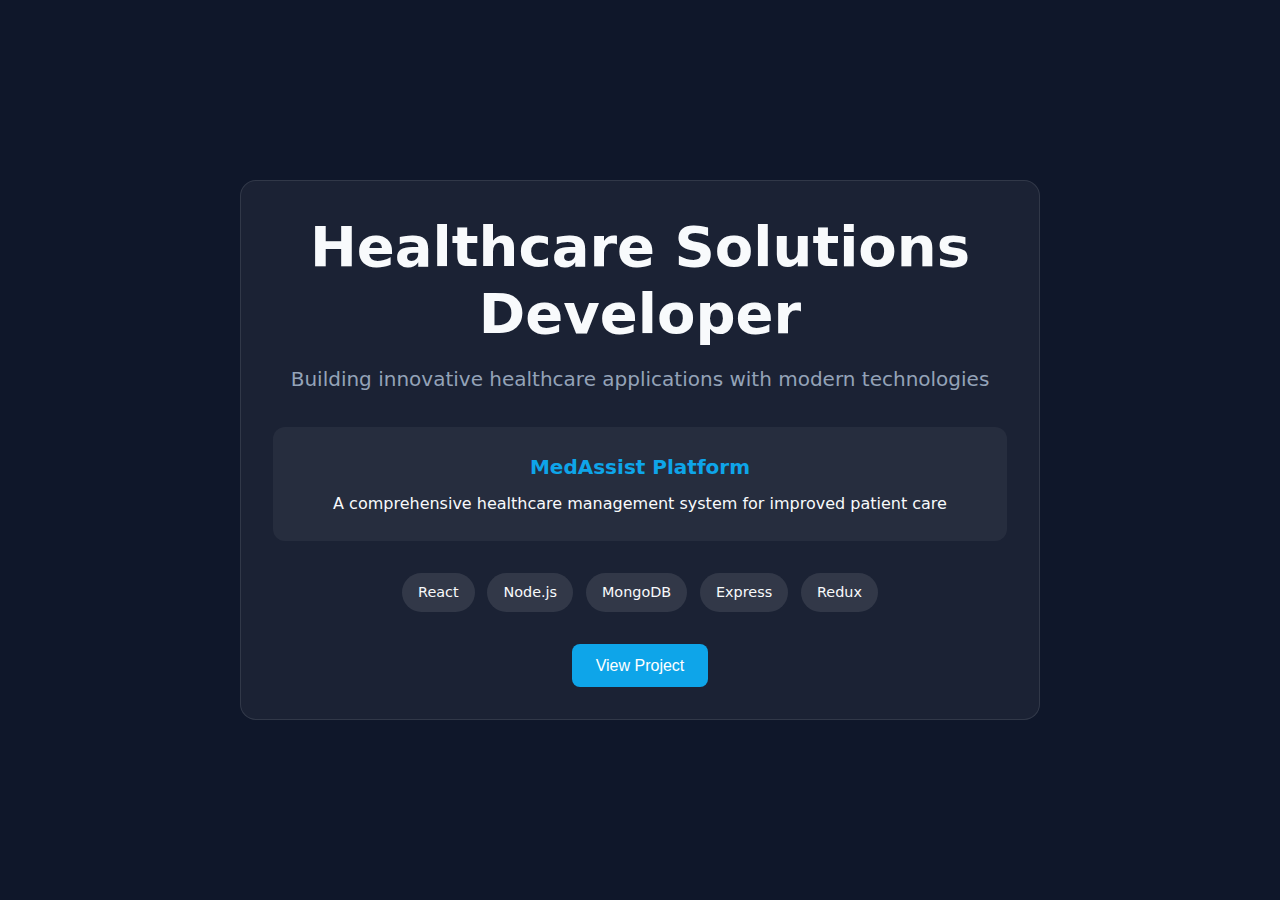
<file: index.html>
<!DOCTYPE html>
<html lang="en">
<head>
    <meta charset="UTF-8">
    <meta name="viewport" content="width=device-width, initial-scale=1.0">
    <title>Healthcare Solutions Developer</title>
    <style>
        * { margin: 0; padding: 0; box-sizing: border-box; }
        
        body {
            min-height: 100vh;
            background: #0f172a;
            color: #f8fafc;
            font-family: -apple-system, system-ui, sans-serif;
            line-height: 1.6;
            display: flex;
            align-items: center;
            justify-content: center;
            padding: 1rem;
        }

        .hero-content {
            text-align: center;
            max-width: 800px;
            padding: 2rem;
            background: rgba(255, 255, 255, 0.05);
            border-radius: 16px;
            border: 1px solid rgba(255, 255, 255, 0.1);
        }

        .hero-title {
            font-size: clamp(2rem, 6vw, 3.5rem);
            margin-bottom: 1rem;
            line-height: 1.2;
        }

        .hero-subtitle {
            font-size: clamp(1rem, 3vw, 1.25rem);
            color: #94a3b8;
            margin-bottom: 2rem;
        }

        .project-info {
            background: rgba(255, 255, 255, 0.05);
            padding: 1.5rem;
            border-radius: 12px;
            margin-bottom: 2rem;
        }

        .project-title {
            color: #0ea5e9;
            font-size: 1.25rem;
            margin-bottom: 0.5rem;
        }

        .tech-stack {
            display: flex;
            flex-wrap: wrap;
            gap: 0.8rem;
            justify-content: center;
            margin-bottom: 2rem;
        }

        .tech-item {
            padding: 0.5rem 1rem;
            background: rgba(255, 255, 255, 0.1);
            border-radius: 20px;
            font-size: 0.9rem;
        }

        .cta-button {
            padding: 0.8rem 1.5rem;
            font-size: 1rem;
            background: #0ea5e9;
            color: white;
            border: none;
            border-radius: 8px;
            cursor: pointer;
        }
    </style>
</head>
<body>
    <div class="hero-content">
        <h1 class="hero-title">Healthcare Solutions Developer</h1>
        <p class="hero-subtitle">Building innovative healthcare applications with modern technologies</p>
        
        <div class="project-info">
            <h2 class="project-title">MedAssist Platform</h2>
            <p>A comprehensive healthcare management system for improved patient care</p>
        </div>
        
        <div class="tech-stack">
            <span class="tech-item">React</span>
            <span class="tech-item">Node.js</span>
            <span class="tech-item">MongoDB</span>
            <span class="tech-item">Express</span>
            <span class="tech-item">Redux</span>
        </div>
        
        <button class="cta-button">View Project</button>
    </div>
</body>
</html>
</file>
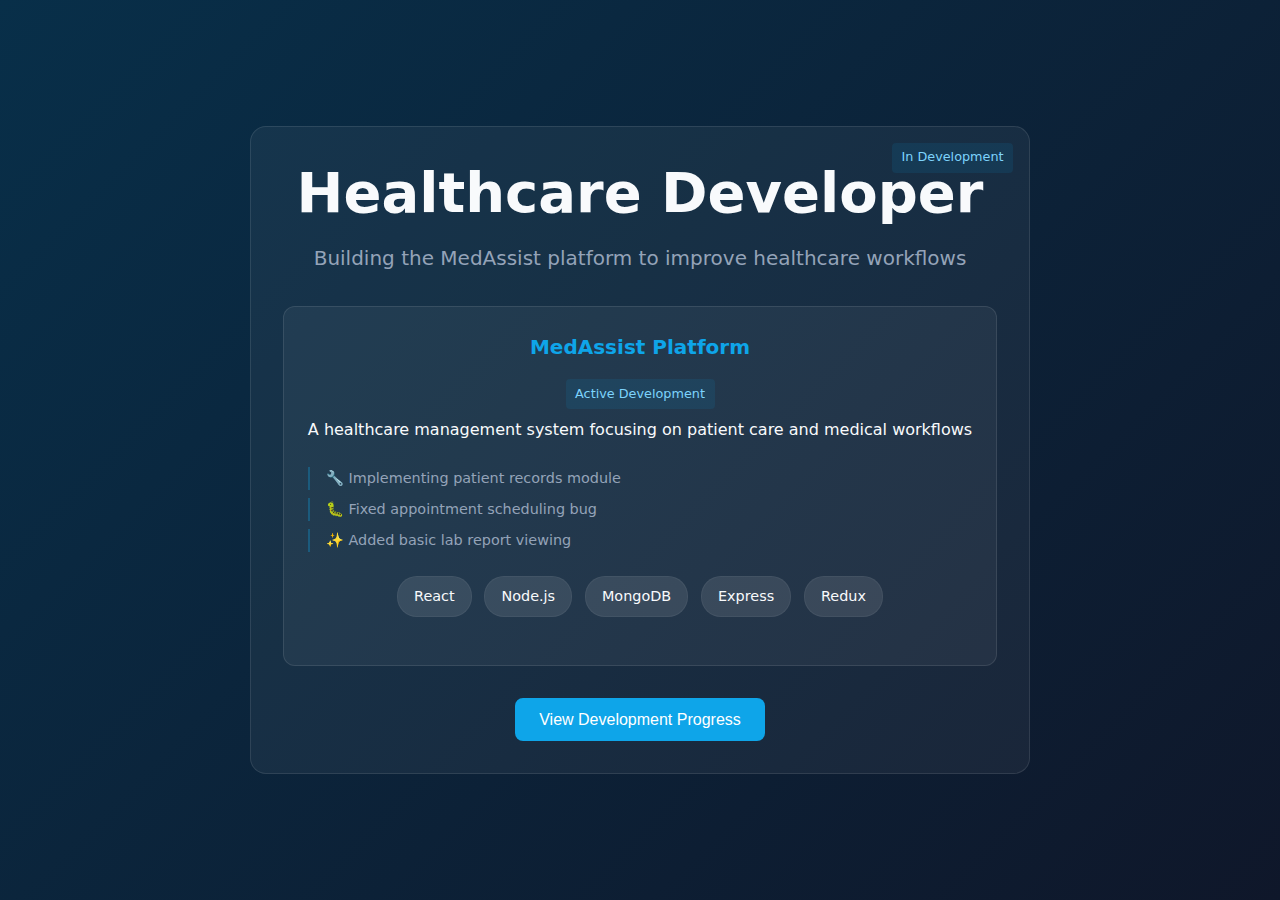
<file: docs/index.html>
<!DOCTYPE html>
<html lang="en">
<head>
    <meta charset="UTF-8">
    <meta name="viewport" content="width=device-width, initial-scale=1.0">
    <title>Healthcare Developer | Work in Progress</title>
    <style>
        * { margin: 0; padding: 0; box-sizing: border-box; }
        
        :root {
            --primary: #0ea5e9;
            --bg-start: #082f49;
            --bg-end: #0f172a;
            --text: #f8fafc;
            --text-muted: #94a3b8;
        }
        
        body {
            min-height: 100vh;
            background: linear-gradient(135deg, var(--bg-start), var(--bg-end));
            color: var(--text);
            font-family: -apple-system, system-ui, sans-serif;
            line-height: 1.6;
            display: flex;
            align-items: center;
            justify-content: center;
            padding: 1rem;
        }

        .hero-content {
            text-align: center;
            max-width: 800px;
            padding: 2rem;
            background: rgba(255, 255, 255, 0.05);
            border-radius: 16px;
            border: 1px solid rgba(255, 255, 255, 0.1);
            position: relative;
        }

        .wip-badge {
            position: absolute;
            top: 1rem;
            right: 1rem;
            background: rgba(14, 165, 233, 0.1);
            color: #7dd3fc;
            padding: 0.3rem 0.6rem;
            border-radius: 4px;
            font-size: 0.8rem;
        }

        .hero-title {
            font-size: clamp(2rem, 6vw, 3.5rem);
            margin-bottom: 1rem;
            line-height: 1.2;
        }

        .hero-subtitle {
            font-size: clamp(1rem, 3vw, 1.25rem);
            color: var(--text-muted);
            margin-bottom: 2rem;
        }

        .project-info {
            background: rgba(255, 255, 255, 0.05);
            padding: 1.5rem;
            border-radius: 12px;
            margin-bottom: 2rem;
            border: 1px solid rgba(255, 255, 255, 0.1);
        }

        .project-title {
            color: var(--primary);
            font-size: 1.25rem;
            margin-bottom: 0.5rem;
        }

        .project-status {
            display: inline-block;
            background: rgba(14, 165, 233, 0.1);
            color: #7dd3fc;
            padding: 0.3rem 0.6rem;
            border-radius: 4px;
            font-size: 0.8rem;
            margin: 0.5rem 0;
        }

        .tech-stack {
            display: flex;
            flex-wrap: wrap;
            gap: 0.8rem;
            justify-content: center;
            margin: 1.5rem 0;
        }

        .tech-item {
            padding: 0.5rem 1rem;
            background: rgba(255, 255, 255, 0.1);
            border-radius: 20px;
            font-size: 0.9rem;
            border: 1px solid rgba(255, 255, 255, 0.05);
        }

        .recent-updates {
            text-align: left;
            margin: 1.5rem 0;
            font-size: 0.9rem;
            color: var(--text-muted);
        }

        .update-item {
            margin-bottom: 0.5rem;
            padding-left: 1rem;
            border-left: 2px solid rgba(14, 165, 233, 0.3);
        }

        .cta-button {
            padding: 0.8rem 1.5rem;
            font-size: 1rem;
            background: var(--primary);
            color: white;
            border: none;
            border-radius: 8px;
            cursor: pointer;
            transition: all 0.2s ease;
        }

        .cta-button:hover {
            background: #0284c7;
            transform: translateY(-2px);
        }

        @media (max-width: 640px) {
            .hero-content { padding: 1.5rem; }
            .project-info { padding: 1rem; }
            .tech-item { font-size: 0.8rem; }
        }
    </style>
</head>
<body>
    <div class="hero-content">
        <span class="wip-badge">In Development</span>
        <h1 class="hero-title">Healthcare Developer</h1>
        <p class="hero-subtitle">Building the MedAssist platform to improve healthcare workflows</p>
        
        <div class="project-info">
            <h2 class="project-title">MedAssist Platform</h2>
            <span class="project-status">Active Development</span>
            <p>A healthcare management system focusing on patient care and medical workflows</p>
            
            <div class="recent-updates">
                <div class="update-item">🔧 Implementing patient records module</div>
                <div class="update-item">🐛 Fixed appointment scheduling bug</div>
                <div class="update-item">✨ Added basic lab report viewing</div>
            </div>
            
            <div class="tech-stack">
                <span class="tech-item">React</span>
                <span class="tech-item">Node.js</span>
                <span class="tech-item">MongoDB</span>
                <span class="tech-item">Express</span>
                <span class="tech-item">Redux</span>
            </div>
        </div>
        
        <button class="cta-button">View Development Progress</button>
    </div>
</body>
</html>
</file>
